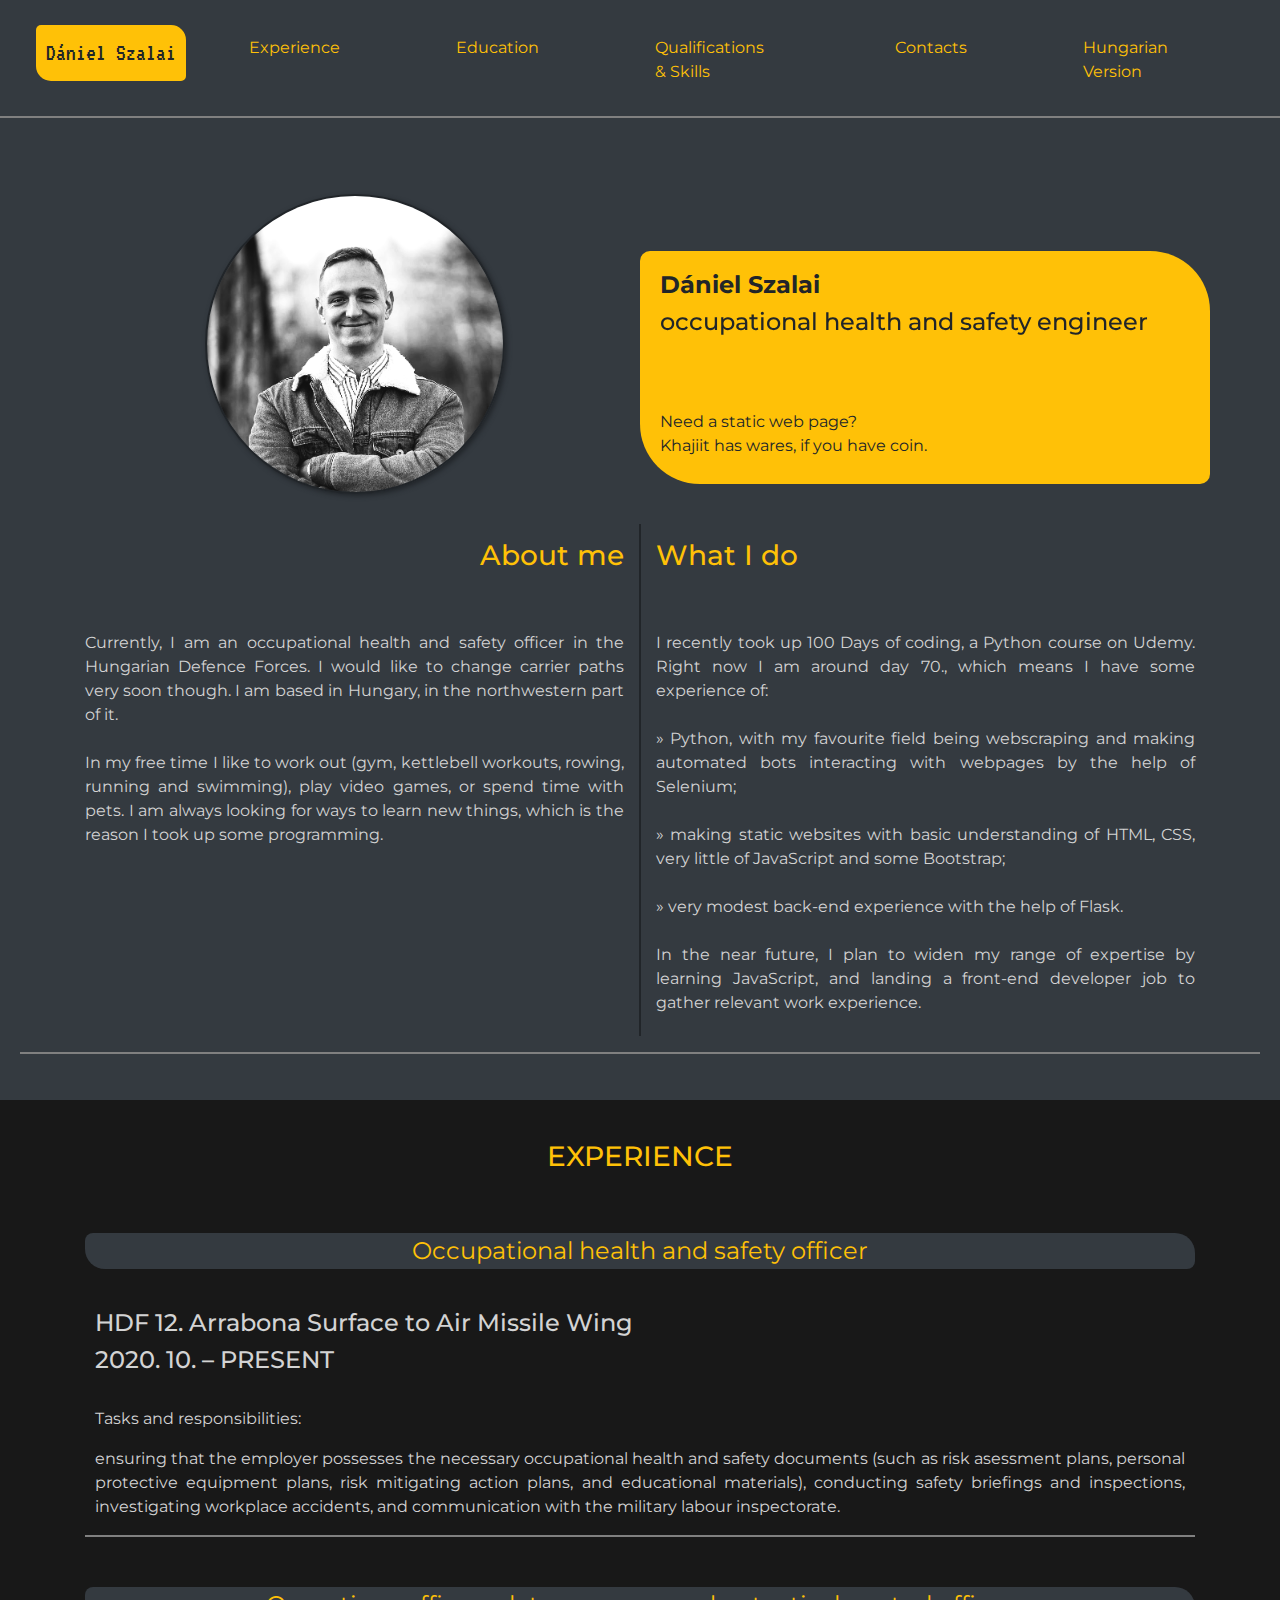
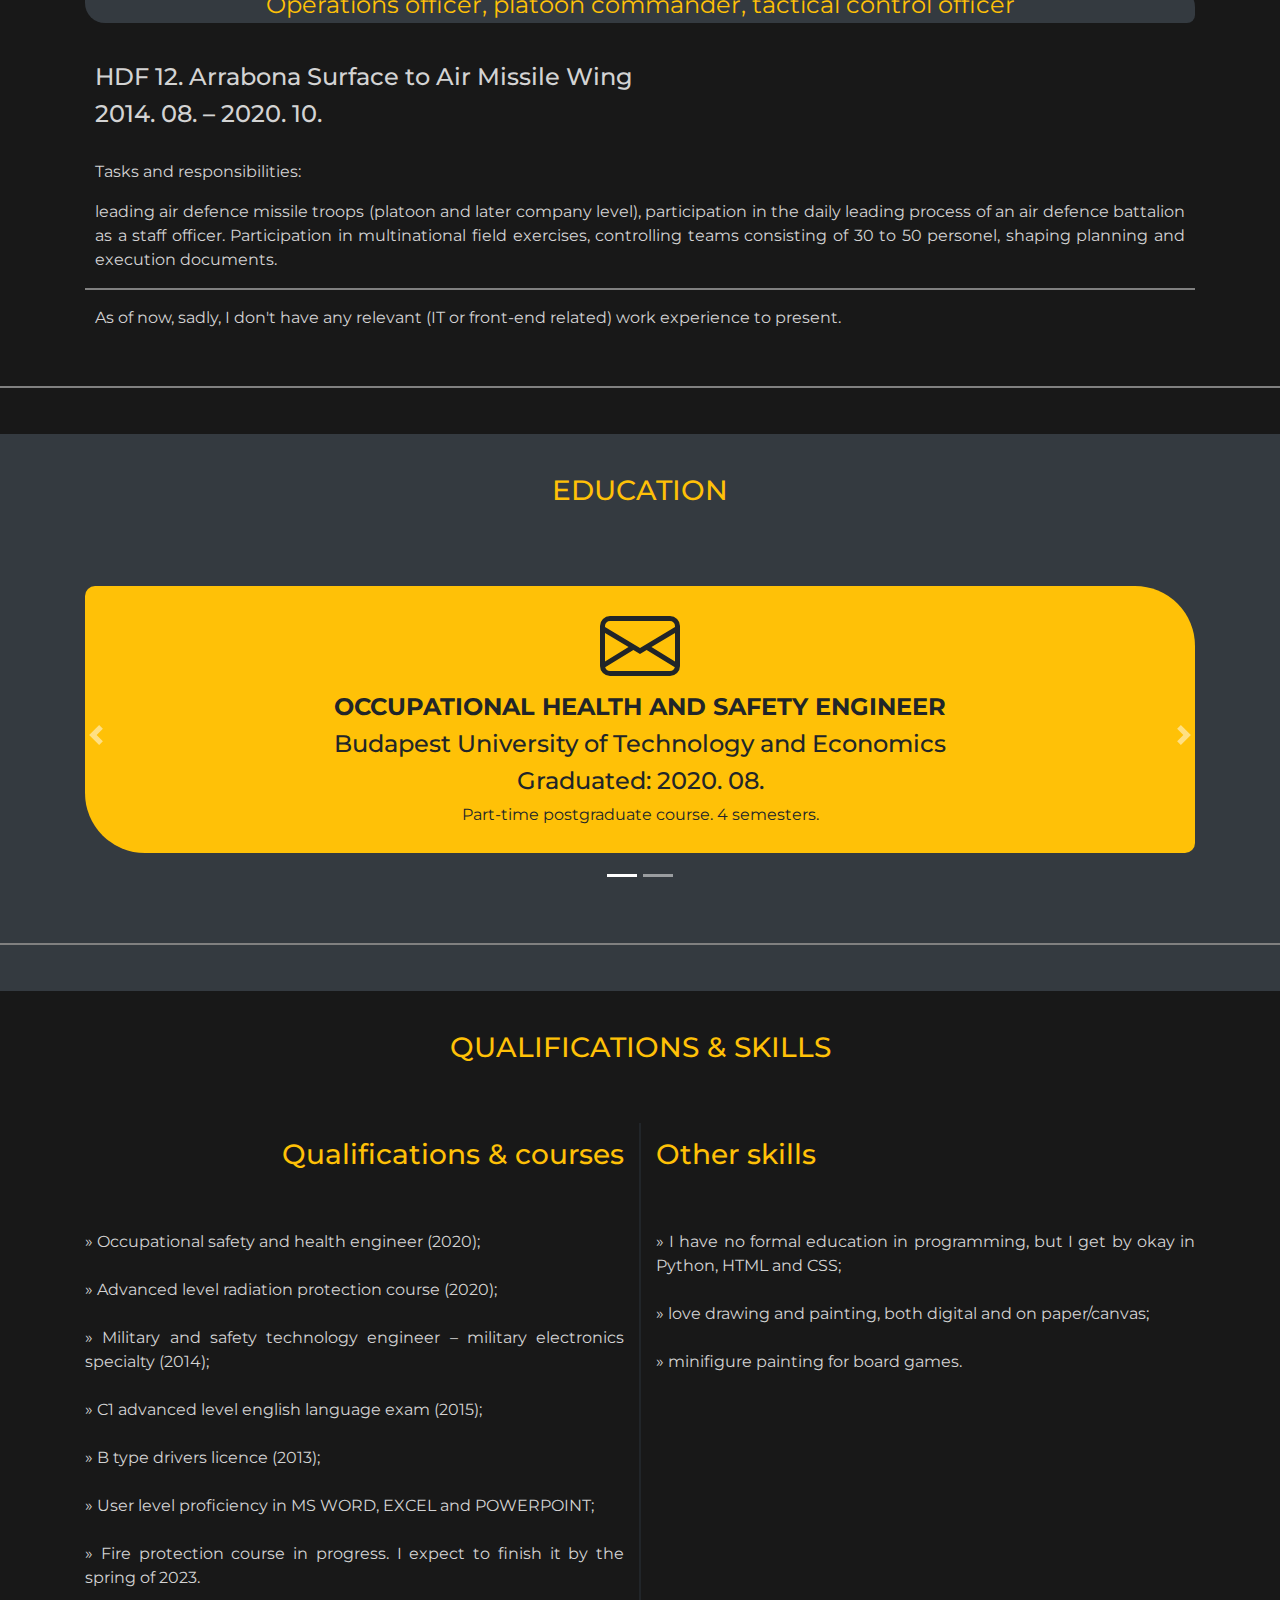
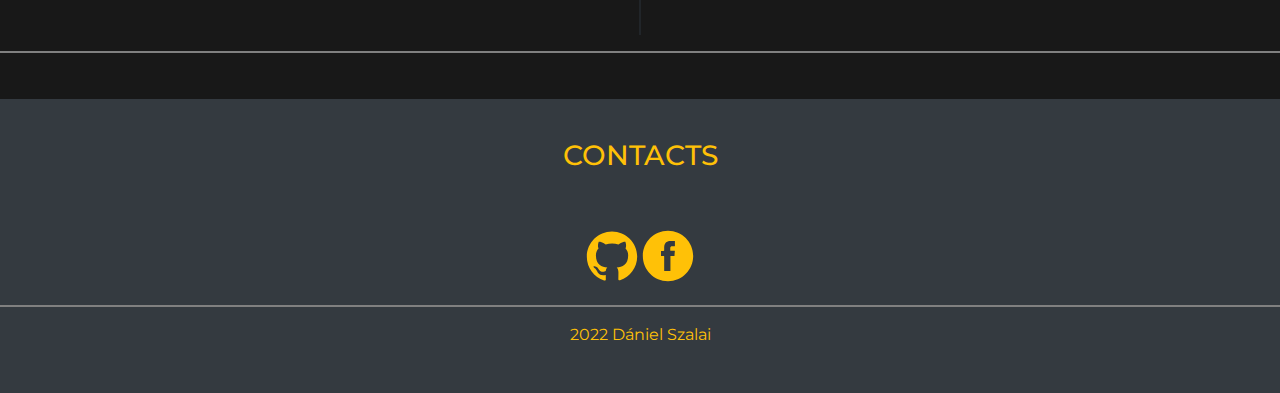
<file: index.html>
<!DOCTYPE html>
<html lang="en">
<head>
    <link rel="stylesheet" href="https://cdn.jsdelivr.net/npm/bootstrap@4.0.0/dist/css/bootstrap.min.css" integrity="sha384-Gn5384xqQ1aoWXA+058RXPxPg6fy4IWvTNh0E263XmFcJlSAwiGgFAW/dAiS6JXm" crossorigin="anonymous">
    <link rel="preconnect" href="https://fonts.googleapis.com">
    <link rel="preconnect" href="https://fonts.gstatic.com" crossorigin>
    <link href="https://fonts.googleapis.com/css2?family=Montserrat&family=VT323&display=swap" rel="stylesheet">
    <link href='https://css.gg/facebook.css' rel='stylesheet'>
    <link href='https://css.gg/git-commit.css' rel='stylesheet'>
    <link rel="stylesheet" href="styles.css">
    <meta charset="UTF-8">
    <title>Dániel Szalai</title>
</head>
<body class="bg-dark">
    <!--        navbar-->

    <div class="container-fluid mynavbar">
        <nav class="navbar navbar-expand-lg navbar-light bg-dark">
            <a class="navbar-brand">Dániel Szalai</a>
            <button class="navbar-toggler ml-auto" type="button"
                    data-toggle="collapse" data-target="#navbarTogglerDemo01" aria-controls="navbarTogglerDemo01" aria-expanded="false" aria-label="Toggle navigation">
                <span class="navbar-toggler-icon"></span>
            </button>
        <div class="collapse navbar-collapse" id="navbarTogglerDemo01">
            <ul class="navbar-nav navbar-nav ml-auto bg-dark">
                <li class="nav-item">
                    <a class="nav-link" href="#experience">Experience</a>
                </li>
                <li class="nav-item">
                    <a class="nav-link" href="#education">Education</a>
                <li class="nav-item">
                    <a class="nav-link" href="#qualifications">Qualifications &
                        Skills</a>
                </li>
                <li class="nav-item">
                    <a class="nav-link" href="#contacts">Contacts</a>
                </li>
                <li class="nav-item">
                    <a class="nav-link" href="hundex.html">Hungarian
                        Version</a>
                </li>
            </ul>
        </div>
        </nav>
    </div>
    <hr>

    <!--        title-->

    <section id="title">

    <div class="container bg-dark">
        <div class="row">
            <div class="col-xs-12 col-sm-12 col-lg-6 pic align-self-center">
                <img src="profil_pic.png"
                     class="img-fluid rounded-circle mx-auto d-block">
            </div>
            <div class="col-xs-8 col-sm-8 col-lg-6 title sticker bg-warning">
                <h1>Dániel Szalai</h1>

                <div id="carouselExampleSlidesOnly" class="carousel slide"
                     data-interval="4000" data-ride="carousel">
                  <div class="carousel-inner">
                    <div class="carousel-item active">
                      <h4>occupational health and safety engineer</h4>
                    </div>
                    <div class="carousel-item">
                      <h4>aspiring front-end developer</h4>
                    </div>
                  </div>
                </div>
                <br>
                <p>Need a static web page? <br>
                    Khajiit has wares, if you have coin.
                </p>
            </div>
        </div>

        <div class="row">

            <div class="col-xs-12 col-sm-12 col-lg-6 rightborder">
                <h3 class="right">About me</h3>
                <p class="text">Currently, I am an occupational health and
                    safety
                    officer in the Hungarian Defence Forces. I would like
                    to change carrier paths very soon though. I am based in
                    Hungary, in the northwestern part of it.<br><br>
                    In my free time I like to work out (gym, kettlebell
                    workouts, rowing, running and swimming), play video
                    games, or spend time with pets. I am always looking for
                    ways to learn new things, which is the reason I took up
                    some programming.
                </p>
            </div>
            <div class="col-xs-12 col-sm-12 col-lg-6 leftborder">
                <h3 class="left">What I do</h3>
                <p class="text">I recently took up 100 Days of coding, a
                    Python course on Udemy. Right now I am around day 70.,
                    which means I have some experience of:<br><br>
                    » Python, with my favourite field being webscraping and
                    making automated
                    bots interacting with webpages by the help of Selenium;<br><br>
                    » making static websites with basic understanding
                    of HTML, CSS, very little of JavaScript and some
                    Bootstrap;<br><br>
                    » very modest back-end experience with the help of
                    Flask.<br><br>
                    In the near future, I plan to widen my range of
                    expertise by learning JavaScript, and landing a
                    front-end developer job to gather relevant work
                    experience.
                </p>
            </div>
        </div>
    </div>
        <hr>
    </section>

    <!--        experience-->

    <section id="experience">

        <div class="container">
            <h3 class="center">EXPERIENCE</h3>
        </div>
        <div class="container">
            <div>
                <div class="col-xs-12 sticker bg-dark occ">
                    <p class="center occ">
                        Occupational health and safety officer</p>
                </div>

                <h2 class="text">HDF 12. Arrabona Surface to Air
                    Missile Wing</h2>

                <h2 class="text">2020. 10. – PRESENT</h2><br>

                <p class="text">Tasks and responsibilities:</p>
                <p class="text">ensuring that the employer
                    possesses the necessary occupational health and
                    safety documents (such as risk asessment plans,
                    personal protective equipment plans, risk
                    mitigating action plans, and educational
                    materials), conducting safety briefings and
                    inspections, investigating workplace accidents,
                    and communication with the military labour
                    inspectorate.</p><hr>
            </div>
        </div>
        <br>

        <div class="container">
            <div>
                <div class="col-xs-12 sticker bg-dark  occ">
                    <p class="center occ">
                        Operations
                        officer, platoon commander, tactical control
                        officer</p>
                </div>

                <h2 class="text">HDF 12. Arrabona Surface to Air
                    Missile Wing</h2>

                <h2 class="text">2014. 08. – 2020. 10.</h2><br>

                <p class="text">Tasks and responsibilities:</p>
                <p class="text">leading air defence missile troops
                    (platoon and later company level), participation
                    in the daily leading process of an air defence
                    battalion as a staff officer. Participation in
                    multinational field exercises, controlling teams
                    consisting of 30 to 50 personel, shaping planning
                    and execution documents.</p><hr>

                <p class="text">As of now, sadly, I don't have
                    any relevant (IT or
                    front-end related) work experience to present.</p>

            </div>
        </div><br>
    <hr>
    </section>

    <!--        education-->

    <section id="education">

        <div class="container">
            <h3 class="center">EDUCATION</h3>
        </div>

        <div id="carouselExampleIndicators"
                 class="carousel slide" data-ride="carousel">
              <ol class="carousel-indicators">
                <li data-target="#carouselExampleIndicators" data-slide-to="0" class="active"></li>
                <li data-target="#carouselExampleIndicators" data-slide-to="1"></li>
              </ol>
              <div class="carousel-inner">
                <div class="carousel-item active">
                    <div class="container">
                        <div class="center sticker bg-warning">
                            <div class="expcard">
                                <svg xmlns="http://www.w3.org/2000/svg"
                                     width="80" height="80"
                                     fill="currentColor" class="bi bi-envelope" viewBox="0 0 16 16">
                                        <path d="M0 4a2 2 0 0 1 2-2h12a2 2 0 0 1 2 2v8a2 2 0 0 1-2 2H2a2 2 0 0 1-2-2V4Zm2-1a1 1 0 0 0-1 1v.217l7 4.2 7-4.2V4a1 1 0 0 0-1-1H2Zm13 2.383-4.708 2.825L15 11.105V5.383Zm-.034 6.876-5.64-3.471L8 9.583l-1.326-.795-5.64 3.47A1 1 0 0 0 2 13h12a1 1 0 0 0 .966-.741ZM1 11.105l4.708-2.897L1 5.383v5.722Z"/>
                                </svg>
                                <h1>OCCUPATIONAL HEALTH AND SAFETY ENGINEER</h1>
                                <h2>Budapest University of Technology and Economics</h2>
                                <h2>Graduated: 2020. 08.</h2>
                                <p>Part-time postgraduate course. 4 semesters.</p>
                            </div>
                        </div>
                    </div>
                </div>
                <div class="carousel-item">
                    <div class="container">
                        <div class="center sticker bg-warning">
                            <div class="expcard darkgreytext">
                                <svg xmlns="http://www.w3.org/2000/svg"
                                     width="80" height="80"
                                     fill="currentColor" class="bi bi-mortarboard" viewBox="0 0 16 16">
                                        <path d="M8.211 2.047a.5.5 0 0 0-.422 0l-7.5 3.5a.5.5 0 0 0 .025.917l7.5 3a.5.5 0 0 0 .372 0L14 7.14V13a1 1 0 0 0-1 1v2h3v-2a1 1 0 0 0-1-1V6.739l.686-.275a.5.5 0 0 0 .025-.917l-7.5-3.5ZM8 8.46 1.758 5.965 8 3.052l6.242 2.913L8 8.46Z"/>
                                        <path d="M4.176 9.032a.5.5 0 0 0-.656.327l-.5 1.7a.5.5 0 0 0 .294.605l4.5 1.8a.5.5 0 0 0 .372 0l4.5-1.8a.5.5 0 0 0 .294-.605l-.5-1.7a.5.5 0 0 0-.656-.327L8 10.466 4.176 9.032Zm-.068 1.873.22-.748 3.496 1.311a.5.5 0 0 0 .352 0l3.496-1.311.22.748L8 12.46l-3.892-1.556Z"/>
                                </svg>
                                <h1>MILITARY AND SAFETY TECHNOLOGY ENGINEER</h1>
                                <h2>National University of Public Service</h2>
                                <h2>Graduated: 2014. 08.</h2>
                                <p>Full time BSc course. 7 semesters.</p>
                            </div>
                        </div>
                    </div>
                </div>
              </div>
              <a class="carousel-control-prev" href="#carouselExampleIndicators" role="button" data-slide="prev">
                <span class="carousel-control-prev-icon" aria-hidden="true"></span>
                <span class="sr-only">Previous</span>
              </a>
              <a class="carousel-control-next" href="#carouselExampleIndicators" role="button" data-slide="next">
                <span class="carousel-control-next-icon" aria-hidden="true"></span>
                <span class="sr-only">Next</span>
              </a>
            </div><br>
    <hr>
    </section>

        <!--        education-->

    <section id="qualifications">

        <div class="container">
            <h3 class="center">QUALIFICATIONS & SKILLS</h3>
        </div>

        <div class="container">
            <div class="row">
                <div class="col-xs-12 col-sm-12 col-lg-6 rightborder">
                    <h3 class="right">Qualifications &
                        courses</h3>
                    <p class="text">» Occupational safety and health engineer
                        (2020);<br><br>
                        » Advanced level radiation protection course
                        (2020);<br><br>
                        » Military and safety technology engineer – military
                        electronics specialty (2014);<br><br>
                        » C1 advanced level english language exam
                        (2015);<br><br>
                        » B type drivers licence (2013);<br><br>
                        » User level proficiency in MS WORD, EXCEL and
                        POWERPOINT;<br><br>
                        » Fire protection course in progress. I expect to
                        finish it by the spring of 2023.<br><br>
                    </p>
                </div>
                <div class="col-xs-12 col-sm-12 col-lg-6 leftborder">
                    <h3 class="left">Other skills</h3>
                    <p class="text">
                        » I have no formal education in programming, but I
                        get by okay in Python, HTML
                        and CSS;<br><br>
                        » love drawing and painting, both digital and
                        on paper/canvas;<br><br>
                        » minifigure painting for board games.<br><br>
                    </p>
                </div>
            </div>
        </div>
    <hr>
    </section>

    <section id="contacts">

        <div class="container">
            <h3 class="center">CONTACTS</h3>
        </div>
        <div class="center">
                <a target="_blank" href="https://github.com/osonkodos">
                    <?xml version="1.0" encoding="utf-8"?>
                        <!-- Generator: Adobe Illustrator 22.0.1, SVG Export Plug-In . SVG Version: 6.00 Build 0)  -->
                        <svg fill="#ffc107" width="52"
                             height="52" version="1.1" id="lni_lni-github-original" xmlns="http://www.w3.org/2000/svg" xmlns:xlink="http://www.w3.org/1999/xlink"
                             x="0px" y="0px" viewBox="0 0 64 64" style="enable-background:new 0 0 64 64;" xml:space="preserve">
                        <path d="M32,1.8c-17,0-31,13.8-31,31C1,46.4,9.9,58,22.3,62.2c1.6,0.3,2.1-0.7,2.1-1.4c0-0.7,0-2.7-0.1-5.4
                            c-8.6,2-10.4-4.2-10.4-4.2c-1.4-3.5-3.5-4.5-3.5-4.5c-2.8-2,0.1-2,0.1-2c3.1,0.1,4.8,3.2,4.8,3.2c2.7,4.8,7.3,3.4,9,2.5
                            c0.3-2,1.1-3.4,2-4.2c-6.8-0.7-14.1-3.4-14.1-15.2c0-3.4,1.3-6.1,3.2-8.2c-0.3-0.7-1.4-3.9,0.3-8.2c0,0,2.7-0.8,8.6,3.2
                            c2.5-0.7,5.1-1.1,7.8-1.1c2.7,0,5.4,0.3,7.8,1.1c5.9-3.9,8.5-3.2,8.5-3.2c1.7,4.2,0.7,7.5,0.3,8.2c2,2.1,3.2,4.9,3.2,8.2
                            c0,11.8-7.3,14.5-14.1,15.2c1.1,1,2.1,3,2.1,5.8c0,4.2-0.1,7.5-0.1,8.5c0,0.8,0.6,1.7,2.1,1.4C54.1,57.8,63,46.3,63,32.6
                            C62.9,15.6,49,1.8,32,1.8z"/>
                    </svg>
                </a>
                <a target="_blank"
                   href="https://www.facebook.com/daniel.szalai.988">
                    <?xml version="1.0" encoding="utf-8"?>
                        <!-- Generator: Adobe Illustrator 22.0.1, SVG Export Plug-In . SVG Version: 6.00 Build 0)  -->
                        <svg fill="#ffc107" width="52"
                             height="52" version="1.1" id="lni_lni-facebook-oval" xmlns="http://www.w3.org/2000/svg" xmlns:xlink="http://www.w3.org/1999/xlink"
                             x="0px" y="0px" viewBox="0 0 64 64" style="enable-background:new 0 0 64 64;" xml:space="preserve">
                        <path d="M32,1C14.8,1,1,14.8,1,32s13.8,31,31,31s31-13.8,31-31S49.2,1,32,1z M40.2,19.9c-1.1,0-2,0-3.1,0c-1.4,0-2.3,0.7-2.3,2
                            c-0.1,1.1,0,2.3,0,3.2c0,0.4,0.1,0.4,0.4,0.4c1.5,0,3.1,0,4.6,0c0.4,0,0.6,0.1,0.6,0.6c-0.1,1.8-0.4,3.7-0.4,5.5
                            c0,0.4-0.1,0.4-0.6,0.4c-1.3,0-2.4,0-3.7,0c-0.8,0-0.7-0.1-0.7,0.7c0,5.8,0,11.3,0,17.1c0,0.6-0.1,0.7-0.7,0.7c-2.1,0-4.2,0-6.3,0
                            c-0.6,0-0.7-0.1-0.7-0.7c0-3,0-5.8,0-8.6c0-2.8,0-5.8,0-8.7c0-0.4-0.1-0.7-0.6-0.6c-0.8,0-1.8,0-2.7,0c-0.6,0.3-0.6,0.1-0.6-0.3
                            c0-1.8,0-3.5,0-5.5c0-0.4,0.1-0.4,0.4-0.4c1,0,1.8,0,2.8,0c0.6,0,0.7-0.1,0.7-0.7c0-1.4,0-2.7,0-4.2c0-1.7,0.4-3.2,1.4-4.6
                            c1.3-1.7,3.1-2.5,5.1-2.7c2.1-0.1,4.2,0,6.3-0.1c0.3,0,0.4,0.1,0.4,0.4c0,1.8,0,3.7,0,5.5C40.6,19.7,40.5,19.9,40.2,19.9z"/>
                    </svg>
               </a>
            </div>
        </div>
    <hr>
        <div class="container center">
            <p class="contact">2022 Dániel Szalai</p>
            </div>
    </section>
    <script src="https://code.jquery.com/jquery-3.2.1.slim.min.js" integrity="sha384-KJ3o2DKtIkvYIK3UENzmM7KCkRr/rE9/Qpg6aAZGJwFDMVNA/GpGFF93hXpG5KkN" crossorigin="anonymous"></script>
    <script src="https://cdn.jsdelivr.net/npm/popper.js@1.12.9/dist/umd/popper.min.js" integrity="sha384-ApNbgh9B+Y1QKtv3Rn7W3mgPxhU9K/ScQsAP7hUibX39j7fakFPskvXusvfa0b4Q" crossorigin="anonymous"></script>
    <script src="https://cdn.jsdelivr.net/npm/bootstrap@4.0.0/dist/js/bootstrap.min.js" integrity="sha384-JZR6Spejh4U02d8jOt6vLEHfe/JQGiRRSQQxSfFWpi1MquVdAyjUar5+76PVCmYl" crossorigin="anonymous"></script>

</body>
</html>
</file>
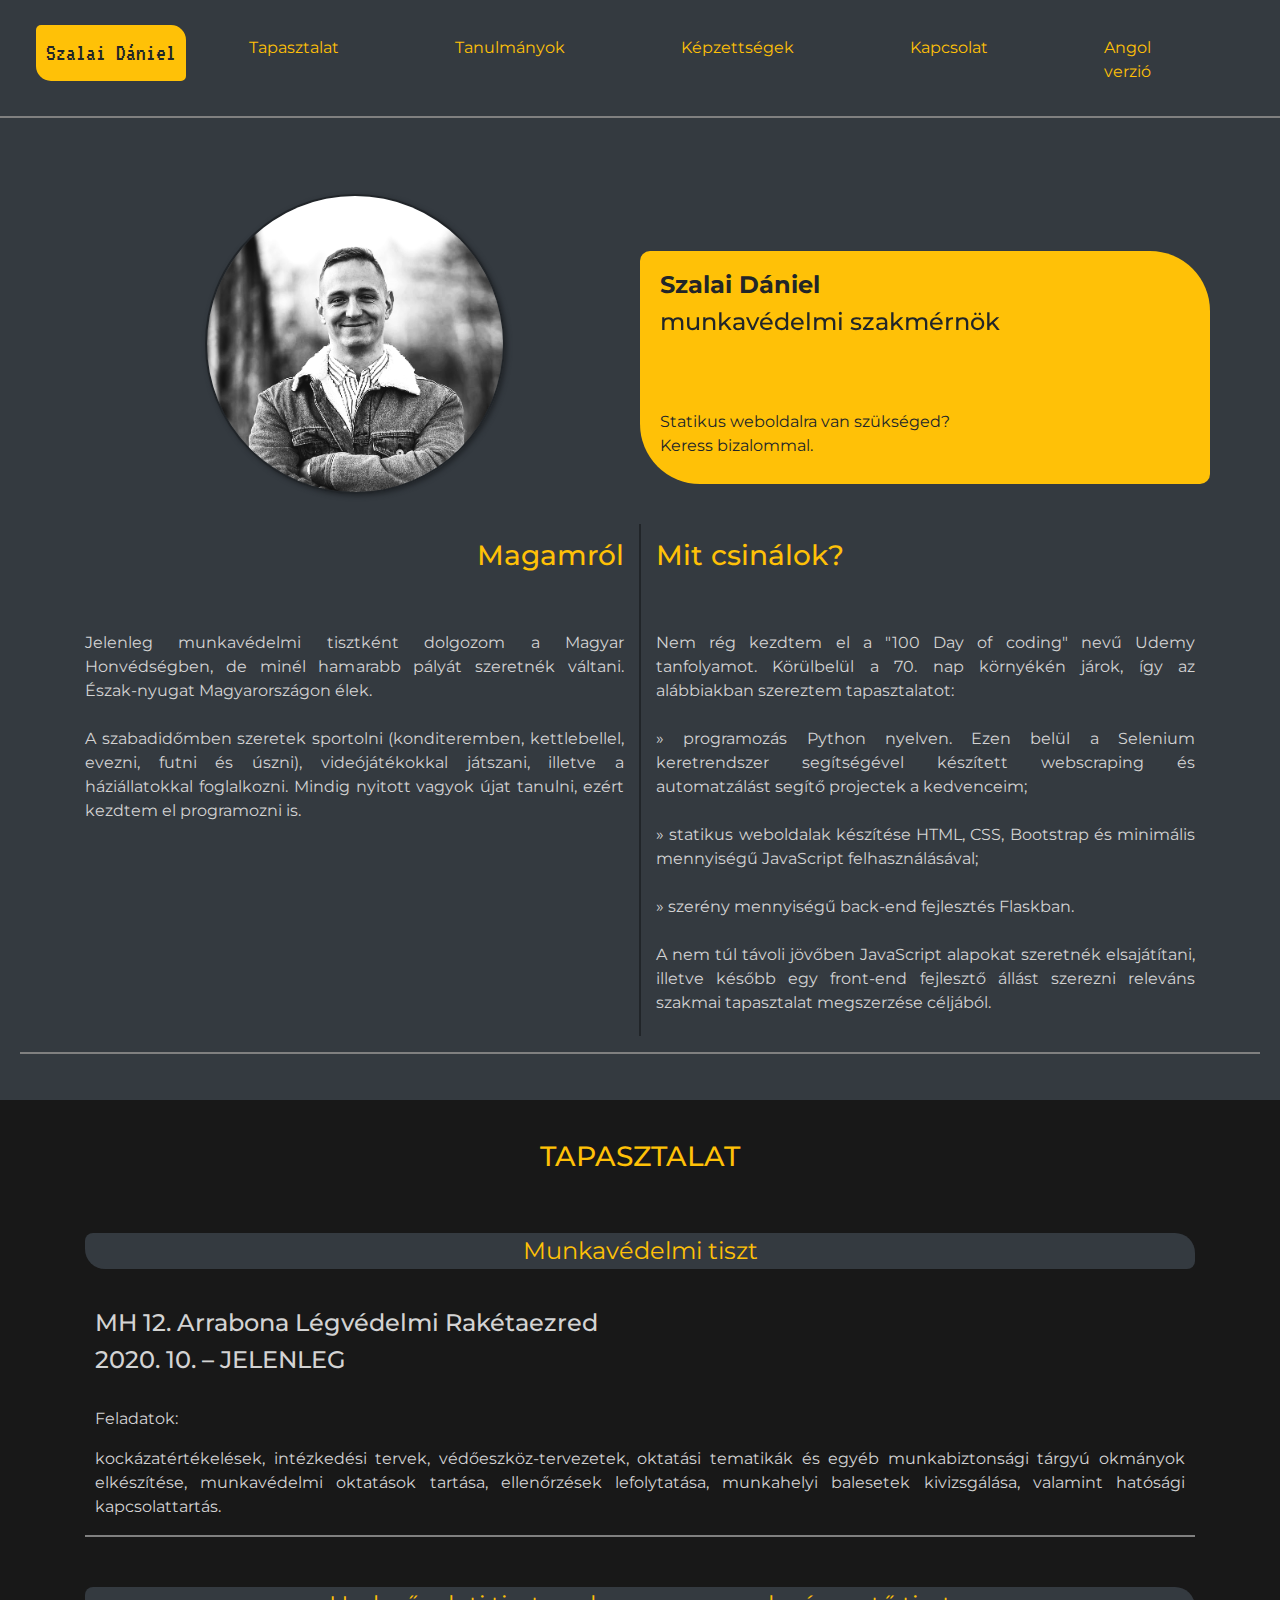
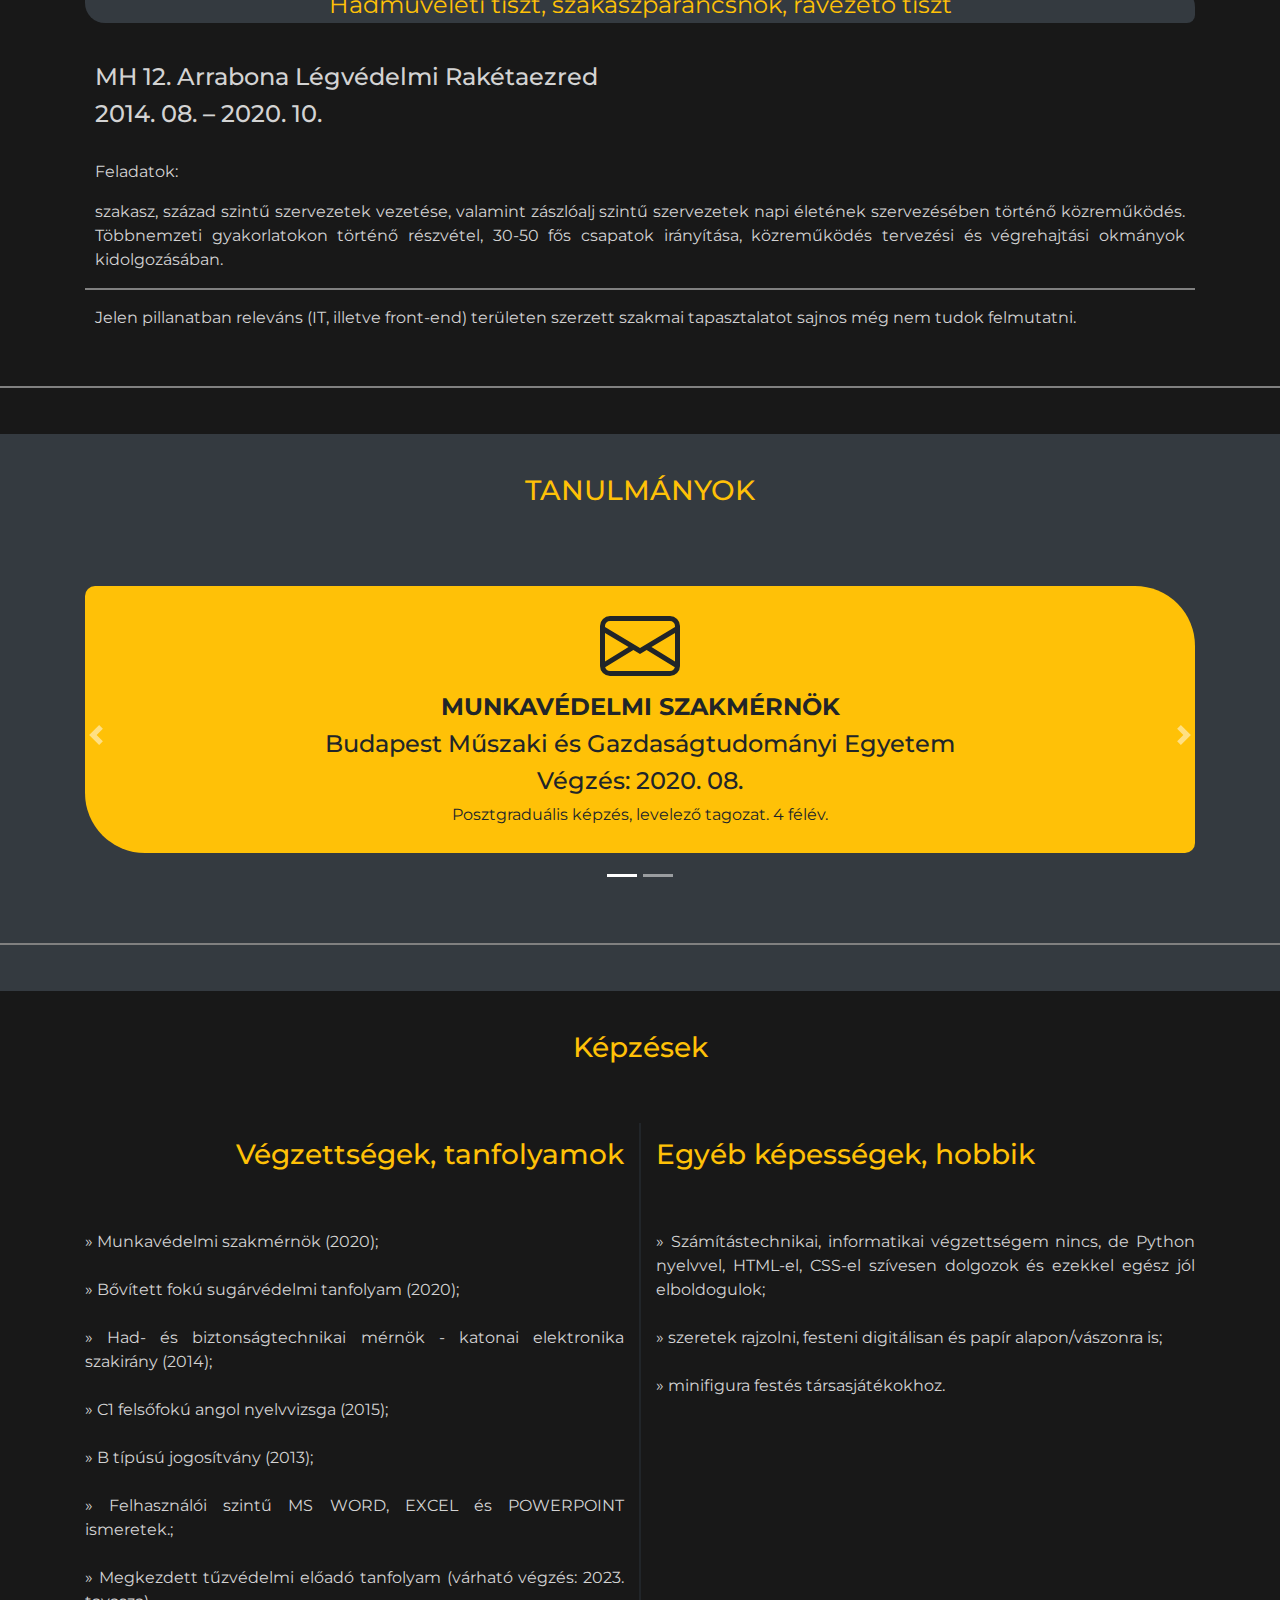
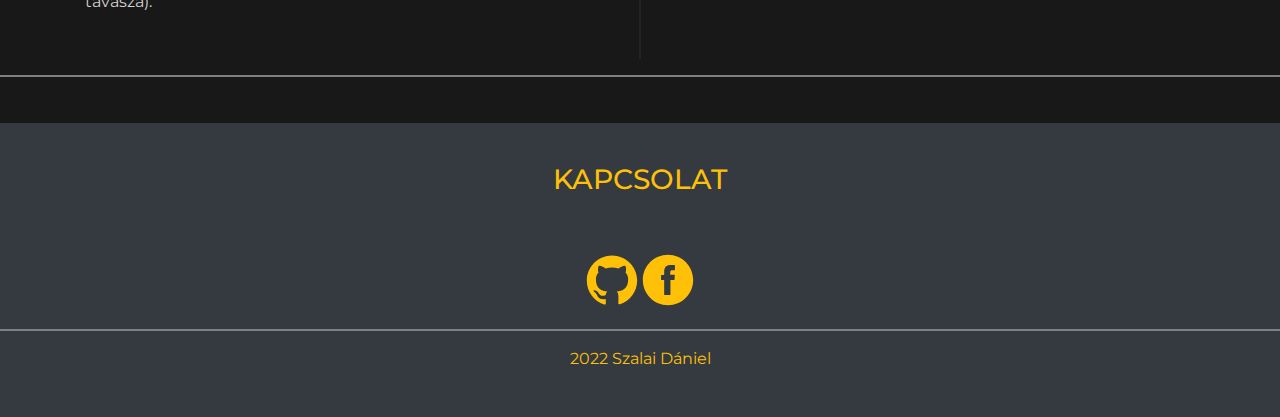
<file: hundex.html>
<!DOCTYPE html>
<html lang="en">
<head>
    <link rel="stylesheet" href="https://cdn.jsdelivr.net/npm/bootstrap@4.0.0/dist/css/bootstrap.min.css" integrity="sha384-Gn5384xqQ1aoWXA+058RXPxPg6fy4IWvTNh0E263XmFcJlSAwiGgFAW/dAiS6JXm" crossorigin="anonymous">
    <link rel="preconnect" href="https://fonts.googleapis.com">
    <link rel="preconnect" href="https://fonts.gstatic.com" crossorigin>
    <link href="https://fonts.googleapis.com/css2?family=Montserrat&family=VT323&display=swap" rel="stylesheet">
    <link href='https://css.gg/facebook.css' rel='stylesheet'>
    <link href='https://css.gg/git-commit.css' rel='stylesheet'>
    <link rel="stylesheet" href="styles.css">
    <meta charset="UTF-8">
    <title>Dániel Szalai</title>
</head>
<body class="bg-dark">
    <!--        navbar-->

    <div class="container-fluid mynavbar">
        <nav class="navbar navbar-expand-lg navbar-light bg-dark">
            <a class="navbar-brand">Szalai Dániel</a>
            <button class="navbar-toggler ml-auto" type="button"
                    data-toggle="collapse" data-target="#navbarTogglerDemo01" aria-controls="navbarTogglerDemo01" aria-expanded="false" aria-label="Toggle navigation">
                <span class="navbar-toggler-icon"></span>
            </button>
        <div class="collapse navbar-collapse" id="navbarTogglerDemo01">
            <ul class="navbar-nav navbar-nav ml-auto bg-dark">
                <li class="nav-item">
                    <a class="nav-link" href="#experience">Tapasztalat</a>
                </li>
                <li class="nav-item">
                    <a class="nav-link" href="#education">Tanulmányok</a>
                <li class="nav-item">
                    <a class="nav-link" href="#qualifications">Képzettségek</a>
                </li>
                <li class="nav-item">
                    <a class="nav-link" href="#contacts">Kapcsolat</a>
                </li>
                <li class="nav-item">
                    <a class="nav-link" href="index.html">Angol verzió</a>
                </li>
            </ul>
        </div>
        </nav>
    </div>
    <hr>

    <!--        title-->

    <section id="title">

    <div class="container bg-dark">
        <div class="row">
            <div class="col-xs-12 col-sm-12 col-lg-6 pic align-self-center">
                <img src="profil_pic.png"
                     class="img-fluid rounded-circle mx-auto d-block">
            </div>
            <div class="col-xs-8 col-sm-8 col-lg-6 title sticker bg-warning">
                <h1>Szalai Dániel</h1>

                <div id="carouselExampleSlidesOnly" class="carousel slide"
                     data-interval="4000" data-ride="carousel">
                  <div class="carousel-inner">
                    <div class="carousel-item active">
                      <h4>munkavédelmi szakmérnök</h4>
                    </div>
                    <div class="carousel-item">
                      <h4>front-end fejlesztő jelölt</h4>
                    </div>
                  </div>
                </div>
                <br>
                <p>Statikus weboldalra van szükséged? <br>
                    Keress bizalommal.
                </p>
            </div>
        </div>

        <div class="row">

            <div class="col-xs-12 col-sm-12 col-lg-6 rightborder">
                <h3 class="right">Magamról</h3>
                <p class="text">Jelenleg munkavédelmi tisztként dolgozom a
                  Magyar Honvédségben, de minél hamarabb pályát szeretnék
                  váltani. Észak-nyugat Magyarországon élek.<br><br>
                    A szabadidőmben szeretek sportolni (konditeremben,
                  kettlebellel, evezni, futni és úszni), videójátékokkal
                  játszani, illetve a háziállatokkal foglalkozni. Mindig
                  nyitott vagyok újat tanulni, ezért kezdtem el
                  programozni is.
                </p>
            </div>
            <div class="col-xs-12 col-sm-12 col-lg-6 leftborder">
                <h3 class="left">Mit csinálok?</h3>
                <p class="text">Nem rég kezdtem el a "100 Day of coding"
                  nevű Udemy tanfolyamot. Körülbelül a 70. nap
                  környékén járok, így az alábbiakban szereztem
                  tapasztalatot:<br><br>
                    » programozás Python nyelven. Ezen belül a Selenium
                  keretrendszer segítségével készített
                  webscraping és automatzálást segítő projectek a
                  kedvenceim;<br><br>
                    » statikus weboldalak készítése HTML, CSS, Bootstrap és
                  minimális mennyiségű JavaScript felhasználásával;<br><br>
                    » szerény mennyiségű back-end fejlesztés
                  Flaskban.<br><br>
                    A nem túl távoli jövőben JavaScript alapokat szeretnék
                  elsajátítani, illetve később egy front-end fejlesztő állást
                  szerezni releváns szakmai tapasztalat megszerzése céljából.
                </p>
            </div>
        </div>
    </div>
        <hr>
    </section>

    <!--        experience-->

    <section id="experience">

        <div class="container">
            <h3 class="center">TAPASZTALAT</h3>
        </div>
        <div class="container">
            <div>
                <div class="col-xs-12 sticker bg-dark occ">
                    <p class="center occ">
                        Munkavédelmi tiszt</p>
                </div>

                <h2 class="text">MH 12. Arrabona Légvédelmi Rakétaezred</h2>

                <h2 class="text">2020. 10. – JELENLEG</h2><br>

                <p class="text">Feladatok:</p>
                <p class="text">kockázatértékelések, intézkedési tervek,
                  védőeszköz-tervezetek, oktatási tematikák és egyéb munkabiztonsági tárgyú okmányok elkészítése, munkavédelmi oktatások tartása, ellenőrzések lefolytatása, munkahelyi balesetek kivizsgálása, valamint hatósági kapcsolattartás.</p><hr>
            </div>
        </div>
        <br>

        <div class="container">
            <div>
                <div class="col-xs-12 sticker bg-dark  occ">
                    <p class="center occ">
                        Hadműveleti tiszt, szakaszparancsnok, rávezető tiszt</p>
                </div>

                <h2 class="text">MH 12. Arrabona Légvédelmi Rakétaezred</h2>

                <h2 class="text">2014. 08. – 2020. 10.</h2><br>

                <p class="text">Feladatok:</p>
                <p class="text">szakasz, század szintű szervezetek vezetése, valamint zászlóalj szintű szervezetek napi életének szervezésében történő közreműködés. Többnemzeti gyakorlatokon történő részvétel, 30-50 fős csapatok irányítása, közreműködés tervezési és végrehajtási okmányok kidolgozásában.</p><hr>

                <p class="text">Jelen pillanatban releváns (IT, illetve
                  front-end) területen
                  szerzett szakmai tapasztalatot sajnos még nem tudok felmutatni.</p>

            </div>
        </div><br>
    <hr>
    </section>

    <!--        education-->

    <section id="education">

        <div class="container">
            <h3 class="center">TANULMÁNYOK</h3>
        </div>

        <div id="carouselExampleIndicators"
                 class="carousel slide" data-ride="carousel">
              <ol class="carousel-indicators">
                <li data-target="#carouselExampleIndicators" data-slide-to="0" class="active"></li>
                <li data-target="#carouselExampleIndicators" data-slide-to="1"></li>
              </ol>
              <div class="carousel-inner">
                <div class="carousel-item active">
                    <div class="container">
                        <div class="center sticker bg-warning">
                            <div class="expcard">
                                <svg xmlns="http://www.w3.org/2000/svg"
                                     width="80" height="80"
                                     fill="currentColor" class="bi bi-envelope" viewBox="0 0 16 16">
                                        <path d="M0 4a2 2 0 0 1 2-2h12a2 2 0 0 1 2 2v8a2 2 0 0 1-2 2H2a2 2 0 0 1-2-2V4Zm2-1a1 1 0 0 0-1 1v.217l7 4.2 7-4.2V4a1 1 0 0 0-1-1H2Zm13 2.383-4.708 2.825L15 11.105V5.383Zm-.034 6.876-5.64-3.471L8 9.583l-1.326-.795-5.64 3.47A1 1 0 0 0 2 13h12a1 1 0 0 0 .966-.741ZM1 11.105l4.708-2.897L1 5.383v5.722Z"/>
                                </svg>
                                <h1>MUNKAVÉDELMI SZAKMÉRNÖK</h1>
                                <h2>Budapest Műszaki és Gazdaságtudományi Egyetem</h2>
                                <h2>Végzés: 2020. 08.</h2>
                                <p>Posztgraduális képzés, levelező tagozat. 4 félév.</p>
                            </div>
                        </div>
                    </div>
                </div>
                <div class="carousel-item">
                    <div class="container">
                        <div class="center sticker bg-warning">
                            <div class="expcard darkgreytext">
                                <svg xmlns="http://www.w3.org/2000/svg"
                                     width="80" height="80"
                                     fill="currentColor" class="bi bi-mortarboard" viewBox="0 0 16 16">
                                        <path d="M8.211 2.047a.5.5 0 0 0-.422 0l-7.5 3.5a.5.5 0 0 0 .025.917l7.5 3a.5.5 0 0 0 .372 0L14 7.14V13a1 1 0 0 0-1 1v2h3v-2a1 1 0 0 0-1-1V6.739l.686-.275a.5.5 0 0 0 .025-.917l-7.5-3.5ZM8 8.46 1.758 5.965 8 3.052l6.242 2.913L8 8.46Z"/>
                                        <path d="M4.176 9.032a.5.5 0 0 0-.656.327l-.5 1.7a.5.5 0 0 0 .294.605l4.5 1.8a.5.5 0 0 0 .372 0l4.5-1.8a.5.5 0 0 0 .294-.605l-.5-1.7a.5.5 0 0 0-.656-.327L8 10.466 4.176 9.032Zm-.068 1.873.22-.748 3.496 1.311a.5.5 0 0 0 .352 0l3.496-1.311.22.748L8 12.46l-3.892-1.556Z"/>
                                </svg>
                                <h1>HAD- ÉS BIZTONSÁGTECHNIKAI MÉRNÖK</h1>
                                <h2>Nemzeti Közszolgálati Egyetem</h2>
                                <h2>Végzés: 2014. 08.</h2>
                                <p>BSc képzés, nappali tagozat. 7 félév.</p>
                            </div>
                        </div>
                    </div>
                </div>
              </div>
              <a class="carousel-control-prev" href="#carouselExampleIndicators" role="button" data-slide="prev">
                <span class="carousel-control-prev-icon" aria-hidden="true"></span>
                <span class="sr-only">Previous</span>
              </a>
              <a class="carousel-control-next" href="#carouselExampleIndicators" role="button" data-slide="next">
                <span class="carousel-control-next-icon" aria-hidden="true"></span>
                <span class="sr-only">Next</span>
              </a>
            </div><br>
    <hr>
    </section>

        <!--        education-->

    <section id="qualifications">

        <div class="container">
            <h3 class="center">Képzések</h3>
        </div>

        <div class="container">
            <div class="row">
                <div class="col-xs-12 col-sm-12 col-lg-6 rightborder">
                    <h3 class="right">Végzettségek, tanfolyamok</h3>
                    <p class="text">» Munkavédelmi szakmérnök (2020);<br><br>
                        » Bővített fokú sugárvédelmi tanfolyam (2020);<br><br>
                        » Had- és biztonságtechnikai mérnök - katonai elektronika szakirány (2014);<br><br>
                        » C1 felsőfokú angol nyelvvizsga (2015);<br><br>
                        » B típúsú jogosítvány (2013);<br><br>
                        » Felhasználói szintű MS WORD, EXCEL és POWERPOINT ismeretek.;<br><br>
                        » Megkezdett tűzvédelmi
                      előadó tanfolyam (várható végzés: 2023. tavasza).<br><br>
                    </p>
                </div>
                <div class="col-xs-12 col-sm-12 col-lg-6 leftborder">
                    <h3 class="left">Egyéb képességek, hobbik</h3>
                    <p class="text">
                        » Számítástechnikai, informatikai végzettségem
                      nincs, de Python nyelvvel, HTML-el, CSS-el
                      szívesen dolgozok és ezekkel egész jól
                      elboldogulok;<br><br>
                        » szeretek rajzolni, festeni digitálisan és
                      papír alapon/vászonra is;<br><br>
                        » minifigura festés társasjátékokhoz.<br><br>
                    </p>
                </div>
            </div>
        </div>
    <hr>
    </section>

    <section id="contacts">

        <div class="container">
            <h3 class="center">KAPCSOLAT</h3>
        </div>
        <div class="center">
                <a target="_blank" href="https://github.com/osonkodos">
                    <?xml version="1.0" encoding="utf-8"?>
                        <!-- Generator: Adobe Illustrator 22.0.1, SVG Export Plug-In . SVG Version: 6.00 Build 0)  -->
                        <svg fill="#ffc107" width="52"
                             height="52" version="1.1" id="lni_lni-github-original" xmlns="http://www.w3.org/2000/svg" xmlns:xlink="http://www.w3.org/1999/xlink"
                             x="0px" y="0px" viewBox="0 0 64 64" style="enable-background:new 0 0 64 64;" xml:space="preserve">
                        <path d="M32,1.8c-17,0-31,13.8-31,31C1,46.4,9.9,58,22.3,62.2c1.6,0.3,2.1-0.7,2.1-1.4c0-0.7,0-2.7-0.1-5.4
                            c-8.6,2-10.4-4.2-10.4-4.2c-1.4-3.5-3.5-4.5-3.5-4.5c-2.8-2,0.1-2,0.1-2c3.1,0.1,4.8,3.2,4.8,3.2c2.7,4.8,7.3,3.4,9,2.5
                            c0.3-2,1.1-3.4,2-4.2c-6.8-0.7-14.1-3.4-14.1-15.2c0-3.4,1.3-6.1,3.2-8.2c-0.3-0.7-1.4-3.9,0.3-8.2c0,0,2.7-0.8,8.6,3.2
                            c2.5-0.7,5.1-1.1,7.8-1.1c2.7,0,5.4,0.3,7.8,1.1c5.9-3.9,8.5-3.2,8.5-3.2c1.7,4.2,0.7,7.5,0.3,8.2c2,2.1,3.2,4.9,3.2,8.2
                            c0,11.8-7.3,14.5-14.1,15.2c1.1,1,2.1,3,2.1,5.8c0,4.2-0.1,7.5-0.1,8.5c0,0.8,0.6,1.7,2.1,1.4C54.1,57.8,63,46.3,63,32.6
                            C62.9,15.6,49,1.8,32,1.8z"/>
                    </svg>
                </a>
                <a target="_blank"
                   href="https://www.facebook.com/daniel.szalai.988">
                    <?xml version="1.0" encoding="utf-8"?>
                        <!-- Generator: Adobe Illustrator 22.0.1, SVG Export Plug-In . SVG Version: 6.00 Build 0)  -->
                        <svg fill="#ffc107" width="52"
                             height="52" version="1.1" id="lni_lni-facebook-oval" xmlns="http://www.w3.org/2000/svg" xmlns:xlink="http://www.w3.org/1999/xlink"
                             x="0px" y="0px" viewBox="0 0 64 64" style="enable-background:new 0 0 64 64;" xml:space="preserve">
                        <path d="M32,1C14.8,1,1,14.8,1,32s13.8,31,31,31s31-13.8,31-31S49.2,1,32,1z M40.2,19.9c-1.1,0-2,0-3.1,0c-1.4,0-2.3,0.7-2.3,2
                            c-0.1,1.1,0,2.3,0,3.2c0,0.4,0.1,0.4,0.4,0.4c1.5,0,3.1,0,4.6,0c0.4,0,0.6,0.1,0.6,0.6c-0.1,1.8-0.4,3.7-0.4,5.5
                            c0,0.4-0.1,0.4-0.6,0.4c-1.3,0-2.4,0-3.7,0c-0.8,0-0.7-0.1-0.7,0.7c0,5.8,0,11.3,0,17.1c0,0.6-0.1,0.7-0.7,0.7c-2.1,0-4.2,0-6.3,0
                            c-0.6,0-0.7-0.1-0.7-0.7c0-3,0-5.8,0-8.6c0-2.8,0-5.8,0-8.7c0-0.4-0.1-0.7-0.6-0.6c-0.8,0-1.8,0-2.7,0c-0.6,0.3-0.6,0.1-0.6-0.3
                            c0-1.8,0-3.5,0-5.5c0-0.4,0.1-0.4,0.4-0.4c1,0,1.8,0,2.8,0c0.6,0,0.7-0.1,0.7-0.7c0-1.4,0-2.7,0-4.2c0-1.7,0.4-3.2,1.4-4.6
                            c1.3-1.7,3.1-2.5,5.1-2.7c2.1-0.1,4.2,0,6.3-0.1c0.3,0,0.4,0.1,0.4,0.4c0,1.8,0,3.7,0,5.5C40.6,19.7,40.5,19.9,40.2,19.9z"/>
                    </svg>
               </a>
            </div>
        </div>
    <hr>
        <div class="container center">
            <p class="contact">2022 Szalai Dániel</p>
            </div>
    </section>
    <script src="https://code.jquery.com/jquery-3.2.1.slim.min.js" integrity="sha384-KJ3o2DKtIkvYIK3UENzmM7KCkRr/rE9/Qpg6aAZGJwFDMVNA/GpGFF93hXpG5KkN" crossorigin="anonymous"></script>
    <script src="https://cdn.jsdelivr.net/npm/popper.js@1.12.9/dist/umd/popper.min.js" integrity="sha384-ApNbgh9B+Y1QKtv3Rn7W3mgPxhU9K/ScQsAP7hUibX39j7fakFPskvXusvfa0b4Q" crossorigin="anonymous"></script>
    <script src="https://cdn.jsdelivr.net/npm/bootstrap@4.0.0/dist/js/bootstrap.min.js" integrity="sha384-JZR6Spejh4U02d8jOt6vLEHfe/JQGiRRSQQxSfFWpi1MquVdAyjUar5+76PVCmYl" crossorigin="anonymous"></script>
</body>
</html>
</file>
<file: styles.css>
body {
    font-family: "Montserrat", "Arial", sans-serif;
}


h1 {
    font-size: 1.5rem;
    font-weight: bold;
    padding: 0px 10px 0px 10px;

}

h2 {
    font-size: 1.5rem;
    padding: 0px 10px 0px 10px;
}

h3 {
    padding: 10px 10px 50px 10px;
    color: #ffc107 !important;
}

h4 {
    font-size: 1.5rem;
    padding: 0px 10px 0px 10px;
    min-height: 70px;
}

p {
    padding: 0px 10px 0px 10px;
}

#title, #experience, #education, #qualifications, #contacts {
    padding: 30px 0px 30px 0px !important;
}

@media (max-width: 992px) { h3, h2 {
    text-align: center !important;
}}

.left {
    text-align: left;
}

.right {
    text-align: right;
}

.center {
    text-align: center;
}

.text {
    color: lightgray;
    text-align: justify;
}

.sad {
    color: lightgray;
}

.navbar-toggler {
    background-color: #ffc107;
}

.navbar-brand {
    font-family: "VT323", "Courier New", monospace;
    font-size: 1.5rem;
    background: #ffc107;
    padding: 10px 10px 10px 10px;
    margin: 5px 5px 0px 5px;
    border-radius: 5px 15px;
}

.nav-item {
    padding: 20px 50px 0px;
}

.nav-link {
    color: #ffc107 !important;
}

.nav-link:hover {
    color: yellow !important;
}

.mynavbar {
    margin: 0px 0px 0px 0px !important;
}

.img-fluid {
    border: 2px solid;
    box-shadow: 2px 2px 5px;
    max-height: 300px;
    margin: 30px 0px 30px 0px;
}

#title {
    margin: 0px 20px 0px 20px
}

.title {
    margin: auto;
}

@media (max-width: 992px) { .title {
    text-align: center;
}}


.rightborder {
   padding: 5px;
   border-right: 1px solid;
}

.leftborder {
   padding: 5px;
   border-left: 1px solid;
}

@media (max-width: 992px) { .leftborder, .rightborder {
    border-left: 0px;
    border-right: 0px;
}}

.sticker {
    border-radius: 10px 60px;
    padding: 20px 10px 10px 10px;
    margin-bottom: 40px;
}

hr {
border-top: 2px solid;
}

.exp-sticker {
    height:300px;
    padding: 10px 10px 10px 10px;
}

.darkgreytext {
    color: #292b2c !important;
}

.occ {
    padding: 0px 0px 0px 0px;
    font-size: 1.5rem;
    margin-top: 10px;
    margin-bottom: 40px;
    border-radius: 8px 20px !important;
    margin-left: auto;
    margin-right: auto;
    color: #ffc107;
}

#carouselExampleIndicators {
    padding: 20px 10px 10px 10px;
}

#experience, #qualifications {
    background: #181818;
}

.contact {
    color: #ffc107 !important;
    padding: 10px 10py 100px 10px;
}
</file>
